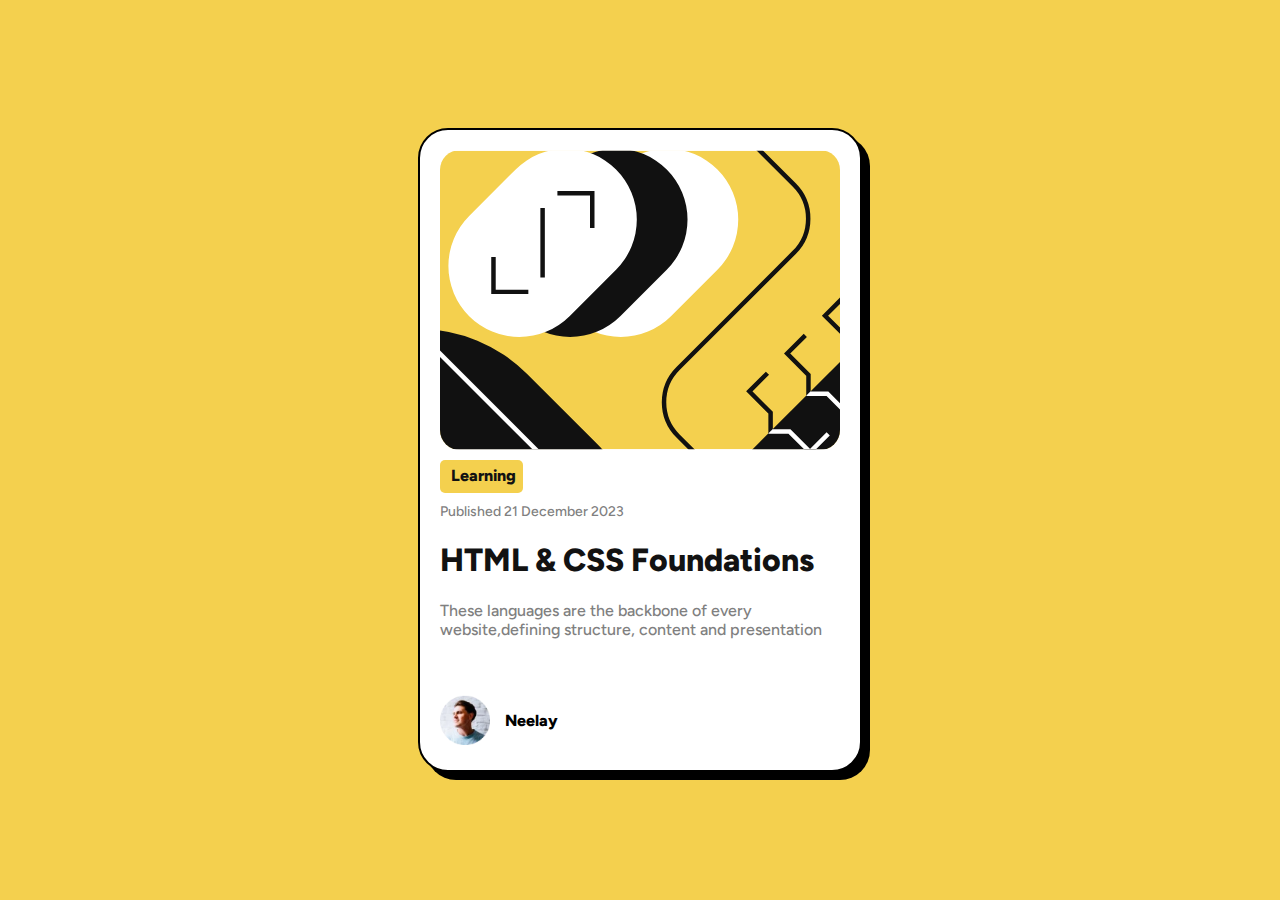
<file: blog-preview-card/index.html>
<!DOCTYPE html>
<html lang="en">
<head>
  <meta charset="UTF-8">
  <meta name="viewport" content="width=device-width, initial-scale=1.0"> <!-- displays site properly based on user's device -->

  <link rel="icon" type="image/png" sizes="32x32" href="./assets/images/favicon-32x32.png">
  <link rel="stylesheet" href="index.css">
  <title>Frontend Mentor | Blog preview card</title>
  <link rel="preconnect" href="https://fonts.googleapis.com">
<link rel="preconnect" href="https://fonts.gstatic.com" crossorigin>
<link href="https://fonts.googleapis.com/css2?family=Figtree:ital,wght@0,300..900;1,300..900&display=swap" rel="stylesheet">
  <!-- Feel free to remove these styles or customise in your own stylesheet 👍 -->
  <style>
    .attribution { font-size: 11px; text-align: center; }
    .attribution a { color: hsl(228, 45%, 44%); }
    
  </style>
</head>
<body>
  <main>
    <div class="outer-container">
      <div class = "inner-container">
        <img src="./assets/images/illustration-article.svg" alt="Image"/>
      </div>
      <div class="tag">
        <p class="tag-text">
          Learning
        </p>
      </div>
      <h2 class="date">
        Published 21 December 2023
      </h2>
      <h1 class = "heading">HTML & CSS Foundations</h1>
      <p class = "paragraph">
        These languages are the backbone of every website,defining structure, content and presentation
      </p>
      <div class="card-container">
        <div class="avatar">
          <img src="./assets/images/image-avatar.webp" alt="avatar"/>
        </div>
        <p class="avatar-name">Neelay </p>
      </div>
    </div>
  </main>
</body>
</html>
</file>
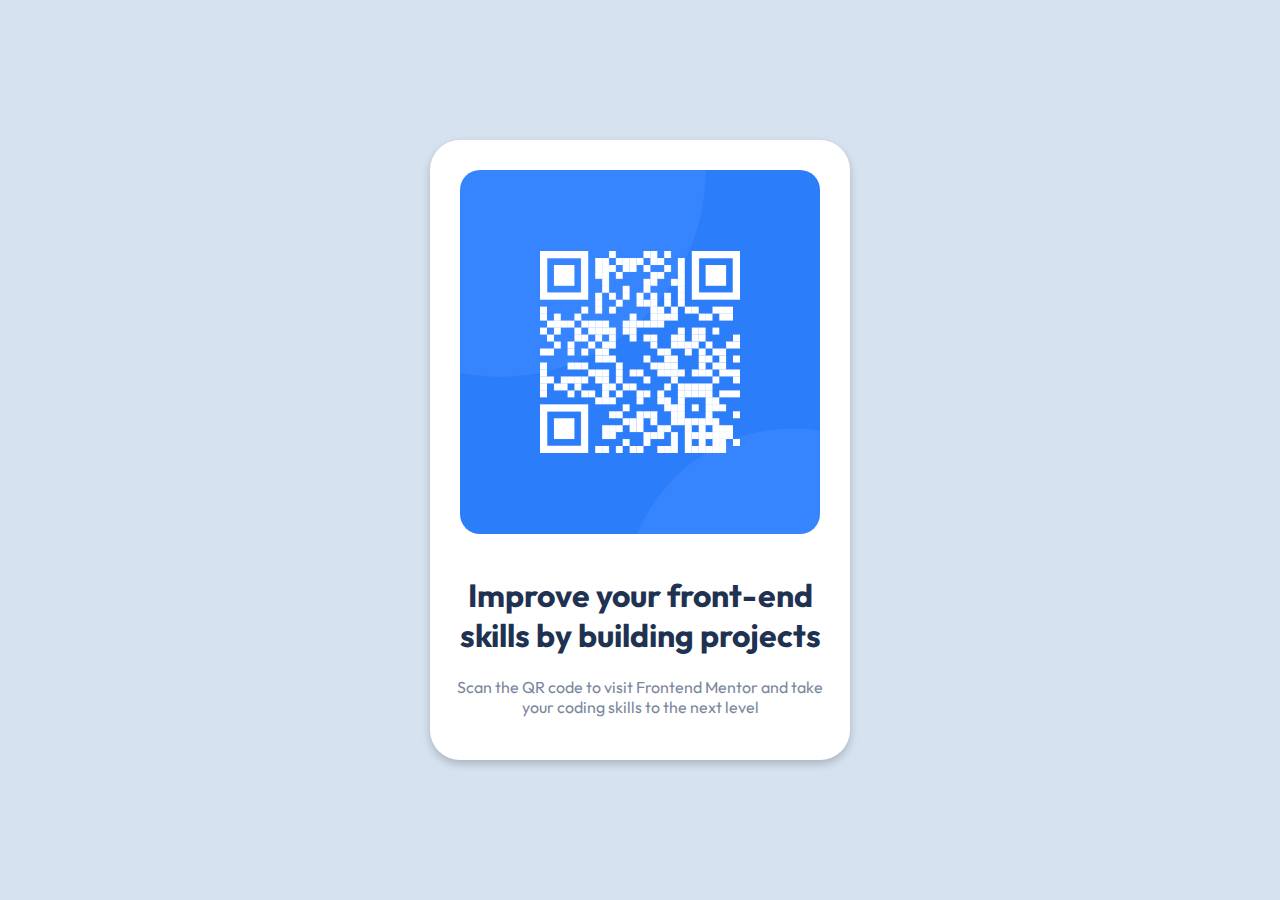
<file: qr-code/index.html>
<!DOCTYPE html>
<html lang="en">

<head>
  <meta charset="UTF-8">
  <meta name="viewport" content="width=device-width, initial-scale=1.0">
  <!-- displays site properly based on user's device -->

  <link rel="icon" type="image/png" sizes="32x32" href="./images/favicon-32x32.png">
  <link rel="stylesheet" href="index.css">
  <link rel="preconnect" href="https://fonts.googleapis.com">
<link rel="preconnect" href="https://fonts.gstatic.com" crossorigin>
<link href="https://fonts.googleapis.com/css2?family=Outfit:wght@100..900&display=swap" rel="stylesheet">


  <title>Frontend Mentor | QR code component</title>

  <!-- Feel free to remove these styles or customise in your own stylesheet 👍 -->
  <style>
    .attribution {
      font-size: 11px;
      text-align: center;
    }

    .attribution a {
      color: hsl(228, 45%, 44%);
    }
  </style>
</head>

<body class="container">
  <div class="outer-container">
    <div class="qr-container">
      <img src="./images/image-qr-code.png">
    </div>
    <div class = "text-container">
      <h1>Improve your front-end skills by building projects</h1  >
      <p>Scan the QR code to visit Frontend Mentor and take your coding skills to the next level</p>
    </div>
  </div>
</body>

</html>
</file>
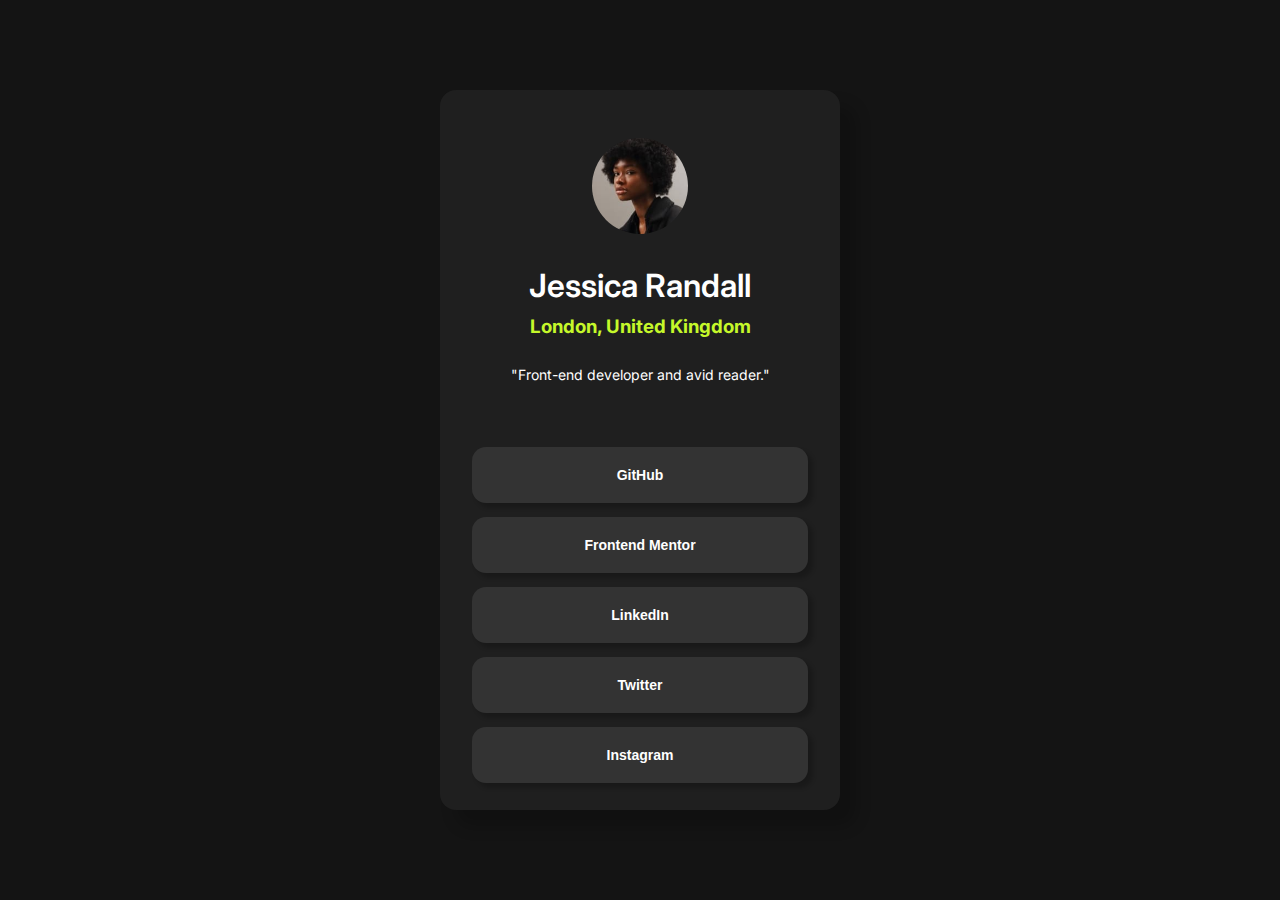
<file: social-links/index.html>
<!DOCTYPE html>
<html lang="en">
<head>
  <meta charset="UTF-8">
  <meta name="viewport" content="width=device-width, initial-scale=1.0"> <!-- displays site properly based on user's device -->

  <link rel="icon" type="image/png" sizes="32x32" href="./assets/images/favicon-32x32.png">
  <link rel="stylesheet" href="index.css">
  <link rel="preconnect" href="https://fonts.googleapis.com">
<link rel="preconnect" href="https://fonts.gstatic.com" crossorigin>
<link href="https://fonts.googleapis.com/css2?family=Inter:wght@100..900&display=swap" rel="stylesheet">
  
  <title>Frontend Mentor | Social links profile</title>

  <!-- Feel free to remove these styles or customise in your own stylesheet 👍 -->
  <style>
  </style>
</head>
<body>
  <main>
    <div class="outer-container">
      <div class="avatar-div">
        <div class="avatar-icon">
          <img src="./assets/images/avatar-jessica.jpeg" alt="image">
        </div>
        <h1>Jessica Randall</h1>
        <h3>London, United Kingdom
        </h3>
        <p>"Front-end developer and avid reader."
        </p>
      </div>
      <div class="button-container">
        <button class="button">
          GitHub
        </button>
        <button class="button">
          Frontend Mentor
        </button>
        <button class="button">
          LinkedIn
        </button>
        <button class="button">
          Twitter
        </button>
        <button class="button-last">
          Instagram
        </button>
      </div>
    </div>
  </main>
</body>
</html>
</file>
<file: blog-preview-card/index.css>
body{
    margin: 0;
    padding: 0;
    background-color: hsl(47, 88%, 63%);
    font-family: "Figtree", sans-serif;
}

.outer-container{
    display: flex;
    flex-direction: column;
    background-color:  hsl(0, 0%, 100%);
    border: 2px solid black;
    height:600px;
    width: 400px;
    position: absolute;
    border-radius: 30px;
    top: 50%;
    left: 50%;
    transform: translate(-50%,-50%);
    box-shadow: 8px 8px 0 0 rgb(0, 0, 0);
    padding: 20px;
}
.outer-container:hover{
    box-shadow: 12px 12px 0 0 rgb(0, 0, 0);
}
.inner-container{
    position: relative;
    height: 300px;
    width: 400px;
    border-radius: 20px;
    
}
.inner-container img{
    height: 100%;
    width: 100%;
    border-radius: 20px;
    object-fit: cover;
}
.tag{
    margin: 10px;
    display: block;
    width: 75px;
    height: 25px;
    background-color: hsl(47, 88%, 63%);
    border-radius: 5px;
    margin-left: 0;
    padding: 4px;
}
.tag-text{
    margin: 0;
    height: 100%;
    width: 100%;
    position: relative;
    padding: 0;
    text-align: center;
    margin-top: 2px;
    margin-left: 2px;
    font-size: 16px;
    font-weight: 800;
    color: hsl(0, 0%, 7%);
}
.date{
    margin: 0;
    padding: 0;
    font-size: 14px;
    font-weight: 500;
    color: hsl(0, 0%, 50%);
}
.heading{
    font-weight: 800;
    color:hsl(0, 0%, 7%);
}
.heading:hover{
    color: hsl(47, 88%, 63%);
    cursor: pointer;
}
.paragraph{
    margin-top: 0;
    font-size: 16px;
    color: hsl(0, 0%, 50%);
    font-weight: 500;
    text-align: left;
}
.card-container{
    display: flex;
    width: 200px;
    margin-top: 40px;
}
.avatar{
    height: 50px;
    width: 50px;
    border-radius: 50px;
}
.avatar img{
    height: 100%;
    width: 100%;
    object-fit: scale-down;
}
.avatar-name{
    margin-left: 15px;
    font-size: 16px;
    font-weight: 800;
}
</file>
<file: qr-code/index.css>
.container{
    background-color: hsl(212, 45%, 89%);
    margin: 0;
    min-height: 100vh;
    display: flex;
    justify-content: center;
    align-items: center;
}
.outer-container{
    display: flex;
    flex-direction: column;
    grid-template-columns: 1fr;
    grid-template-rows: 3fr;
    padding: 10px;
    width:400px;
    height: 600px;
    border-radius: 30px;
    box-shadow: 0 4px 8px 0 rgba(0,0,0,0.2);
    background-color:  hsl(0, 0%, 100%);
}
.outer-container:hover {
    box-shadow: 0 8px 16px 0 rgba(0,0,0,0.2);
  }
.qr-container{
    /* border: 1px solid black; */
    width:400;
    height: 300;
    margin: 20px 20px 20px 20px;
    border-radius: 20px;
}
.qr-container img{
    height: 100%;
    width: 100%;
    border-radius: 20px;
    object-fit: fill;
}
.text-container{
    height: 100%;
    width: 100%;
    overflow: hidden;
}

h1{
    text-align: center;
    font-family: "Outfit", sans-serif;
    font-optical-sizing: auto;
    font-weight:700;
    font-style: normal;
    color: hsl(218, 44%, 22%);
}
p{
    text-align: center;
    font-family: "Outfit", sans-serif;
    font-optical-sizing: auto;
    font-weight: 400;
    font-style: normal;
    color: hsl(220, 15%, 55%) ;
}
</file>
<file: social-links/index.css>
body{
    margin: 0;
    padding: 0;
    background-color: hsl(0, 0%, 8%);
    font-family: "Inter", sans-serif;
}
.outer-container{
    position: absolute;
    display: flex;
    flex-direction: column;
    justify-content: space-evenly;
    height: 45em;
    width: 25em;
    background-color: hsl(0, 0%, 12%);
    top: 50%;
    left: 50%;
    transform: translate(-50%,-50%);
    border-radius: 1em;
    box-shadow: 1em 1em 1em 0 rgb(0, 0, 0,0.2);
}
.avatar-div{
    height: 20em;
    display: flex;
    flex-direction: column;
    justify-content: center;
    align-items: center;
    text-align: center;

}
.avatar-icon{
    height: 6em;
    width: 6em;
    border-radius: 5em;
}
.avatar-icon img{
    height: 100%;
    width: 100%;
    object-fit: cover;
    border-radius: 5em;
}
.tmp{
    width: 28em;
    height: 5em;
}
h1{
    margin: 0;
    margin-top: 1em;
    font-weight: 600;
    color: hsl(0, 0%, 100%);
}
h3{
    margin: 0;
    margin-top: 0.5em;
    font-weight: 700;
    color: hsl(75, 94%, 57%);
}
p{
    margin: 0;
    margin-top: 2em;
    font-size: 14px;
    font-weight: 400;
    color: hsl(0, 0%, 100%);
}
.button{
    height: 4em;
    width: 24em;
    border-radius:1em;
    background-color:hsl(0, 0%, 20%);
    margin-bottom: 1em;
    border: none;
    color: hsl(0, 0%, 100%);
    font-size: 14px;
    text-decoration: None;
    transition-duration: 0.8s;
    font-weight: 700;
    box-shadow: 0.3em 0.3em 0.3em 0 rgb(0, 0, 0,0.2);
}
.button:hover{
    background-color: hsl(75, 94%, 57%);
    color: hsl(0, 0%, 8%);
    cursor: pointer;
}
.button-last{
    height:  4em;
    width: 24em;
    border-radius:1em;
    background-color:hsl(0, 0%, 20%);
    border: none;
    color: hsl(0, 0%, 100%);
    font-size: 14px;
    text-decoration: None;
    transition-duration: 0.4s;
    font-weight: 700;
    transition-duration: 0.8s;
    box-shadow: 0.3em 0.3em 0.3em 0 rgb(0, 0, 0,0.2);
}
.button-last:hover{
    background-color: hsl(75, 94%, 57%);
    color: hsl(0, 0%, 8%);
    cursor: pointer;
}
.button-container{
    display: flex;
    flex-direction: column;
    align-items: center;
    justify-content: space-between;
    padding: 1em;
}
</file>
